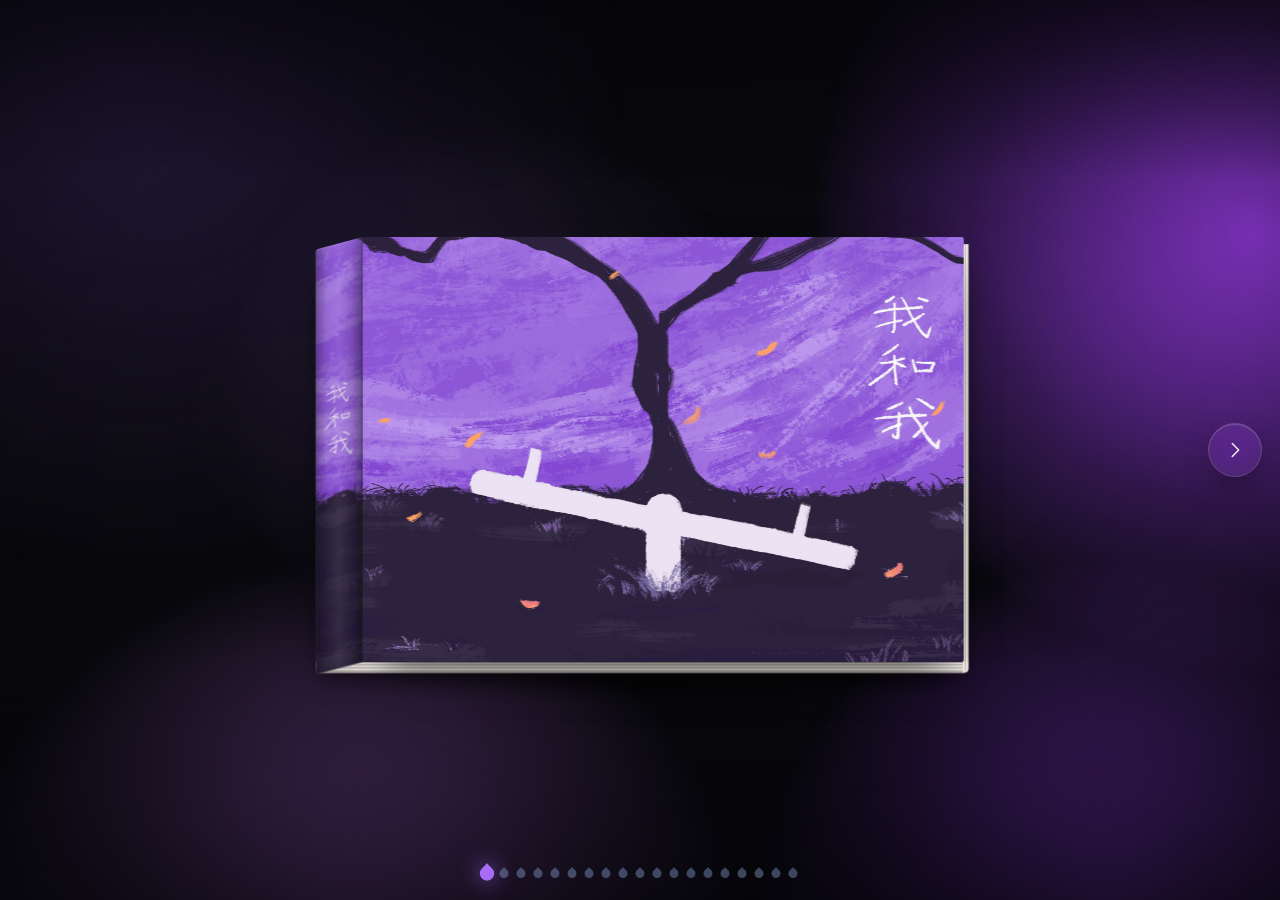
<file: index.html>
<!DOCTYPE html>
<html lang="zh-CN">
<head>
<meta charset="UTF-8">
<meta name="viewport" content="width=device-width, initial-scale=1, viewport-fit=cover">
<meta name="theme-color" content="#0a0a10">
<title>我和我 · The Tides Within Me</title>
<link rel="icon" href="data:image/svg+xml,%3Csvg xmlns='http://www.w3.org/2000/svg' viewBox='0 0 32 32'%3E%3Cdefs%3E%3CradialGradient id='g' cx='35%25' cy='30%25'%3E%3Cstop offset='0' stop-color='%23a78bfa'/%3E%3Cstop offset='1' stop-color='%234c1d95'/%3E%3C/radialGradient%3E%3C/defs%3E%3Crect width='32' height='32' rx='7' fill='url(%23g)'/%3E%3C/svg%3E">
<link rel="stylesheet" href="assets/ph.css">
<link rel="stylesheet" href="assets/style.css">
</head>
<body>

<!-- 预加载：先把整本书的图下载完再开始，避免翻页时卡顿 -->
<div class="loading" id="loading" role="status" aria-label="加载中">
  <div class="loading__track"><i class="loading__fill" id="loadFill"></i></div>
</div>

<!-- 环境光：网格渐变，随书页取色变化 -->
<div class="amb" aria-hidden="true">
  <span class="amb__b amb__b--1"></span>
  <span class="amb__b amb__b--2"></span>
  <span class="amb__b amb__b--3"></span>
  <span class="amb__b amb__b--4"></span>
  <span class="amb__b amb__b--5"></span>
</div>
<div class="amb__grain" aria-hidden="true"></div>
<div class="amb__vignette" aria-hidden="true"></div>

<!-- 天气层：雨一直下 -->
<div class="weather" id="weather" aria-hidden="true"></div>

<main class="stage">
  <!-- 书 -->
  <div class="book" id="book" role="application" aria-label="绘本《我和我》">

    <!-- 页面堆叠的厚度 -->
    <span class="stack stack--r" aria-hidden="true"></span>

    <!-- 书页厚度：合上时从封面下方露出的白色内页 -->
    <span class="pageblock" id="pageblock" aria-hidden="true"></span>

    <!-- 书腰：合上时露出的书脊厚度（由布局合成，图里没有画） -->
    <span class="spine" id="spine" aria-hidden="true"></span>

    <!-- 摊开的两页 -->
    <div class="page page--l" id="pageL"><i class="page__img"></i></div>
    <div class="page page--r" id="pageR"><i class="page__img"></i></div>

    <!-- 书脊凹槽 + 内页阴影 -->
    <span class="gutter" aria-hidden="true"></span>
    <span class="shade shade--l" id="shadeL" aria-hidden="true"></span>
    <span class="shade shade--r" id="shadeR" aria-hidden="true"></span>

    <!-- 正在翻动的那一页：链式条带卷曲，由 JS 动态生成 -->
    <div class="leaf" id="leaf" hidden></div>

    <!-- 鼠标悬停时跟随的光斑 -->
    <span class="sheen" id="sheen" aria-hidden="true"></span>
  </div>

  <!-- 翻页控件 -->
  <button class="nav nav--prev" id="btnPrev" type="button" aria-label="上一页">
    <svg viewBox="0 0 24 24" aria-hidden="true"><path d="M15 5 8 12l7 7"/></svg>
  </button>
  <button class="nav nav--next" id="btnNext" type="button" aria-label="下一页">
    <svg viewBox="0 0 24 24" aria-hidden="true"><path d="M9 5l7 7-7 7"/></svg>
  </button>

  <div class="dots" id="dots" role="tablist" aria-label="书页"></div>
</main>

<!-- 竖屏提示：请把手机横过来（纯图形动画，无文字） -->
<div class="rotate" id="rotate" role="status" aria-label="请把手机横过来">
  <span class="rotate__ring" aria-hidden="true"></span>
  <span class="rotate__phone" aria-hidden="true"></span>
  <span class="rotate__tip">点击任意位置关闭</span>
</div>

<script src="assets/bookdata.js"></script>
<script src="assets/book.js"></script>
</body>
</html>
</file>
<file: assets/ph.css>
/* 构建脚本生成：书页加载前的模糊占位（96px） */
[data-plate="cover"]{background-image:url("[data-uri]")}
[data-plate="00-flyleaf"]{background-image:url("[data-uri]")}
[data-plate="01-02"]{background-image:url("[data-uri]")}
[data-plate="03-04"]{background-image:url("[data-uri]")}
[data-plate="05-06"]{background-image:url("[data-uri]")}
[data-plate="07-08"]{background-image:url("[data-uri]")}
[data-plate="09-10"]{background-image:url("[data-uri]")}
[data-plate="11-12"]{background-image:url("[data-uri]")}
[data-plate="13-14"]{background-image:url("[data-uri]")}
[data-plate="15-16"]{background-image:url("[data-uri]")}
[data-plate="17-18"]{background-image:url("[data-uri]")}
[data-plate="19-20"]{background-image:url("[data-uri]")}
[data-plate="21-22"]{background-image:url("[data-uri]")}
[data-plate="23-24"]{background-image:url("[data-uri]")}
[data-plate="25-26"]{background-image:url("[data-uri]")}
[data-plate="27-28"]{background-image:url("[data-uri]")}
[data-plate="29-30"]{background-image:url("[data-uri]")}
[data-plate="31-32"]{background-image:url("[data-uri]")}
</file>
<file: assets/style.css>
/* =========================================================
   我和我 · 翻书版
   Mesh Gradient 环境光 + 写实精装书 + 纸张翻动
   ========================================================= */

:root{
  --bg:#08080c;
  --paper:#0e0e13;

  /* 由 JS 按当前书页写入（完整 rgb() 颜色，配合 @property 平滑过渡） */
  --m1: rgb(38 30 53);
  --m2: rgb(144 79 231);
  --m3: rgb(185 130 227);
  --m4: rgb(140 76 205);
  --m5: rgb(67 54 85);
  --accent: 168 108 249;

  --ease: cubic-bezier(.33,.09,.24,1);
  --turn: 900ms;
  --ratio: 2.82867;      /* 4144 / 1465 */
  /* 封面是三段包封：封底 | 书腰 | 封面，书腰占整幅 4%，两侧封面各 48% */
  --cover-scale: 208.333%;  /* 1 / 0.48：页内背景放大到只露出单侧封面 */
  --spine-w: 3.9%;          /* 书腰宽度（占书宽的百分比） */

  /* 书宽：屏幕宽 / 屏幕高 / 图片原生 2 倍上限（避免超宽屏把图拉伸糊） */
  --bw: min(94vw, 2072px, calc((100svh - 148px) * 2.82867));

  /* 网格渐变取色在根元素上变化，过渡须声明在此（消费方 .amb__b 上无效） */
  transition:--m1 1.8s ease, --m2 1.8s ease, --m3 1.8s ease, --m4 1.8s ease, --m5 1.8s ease;
}

/* 注册为 <color>：让网格渐变的取色随翻页平滑插值，而非跳变 */
@property --m1{ syntax:'<color>'; inherits:true; initial-value:rgb(38 30 53); }
@property --m2{ syntax:'<color>'; inherits:true; initial-value:rgb(144 79 231); }
@property --m3{ syntax:'<color>'; inherits:true; initial-value:rgb(185 130 227); }
@property --m4{ syntax:'<color>'; inherits:true; initial-value:rgb(140 76 205); }
@property --m5{ syntax:'<color>'; inherits:true; initial-value:rgb(67 54 85); }

*,*::before,*::after{ box-sizing:border-box; }

html,body{ height:100%; }
body{
  margin:0;
  background:var(--bg);
  color:#f4f1ea;
  font-family:"PingFang SC","Microsoft YaHei",system-ui,sans-serif;
  overflow:hidden;
  -webkit-font-smoothing:antialiased;
  -webkit-tap-highlight-color:transparent;
}

/* =========================================================
   预加载：整本书下载完再开始，附一条进度条
   ========================================================= */
.loading{
  position:fixed; inset:0; z-index:100;
  display:grid; place-items:center;
  background:radial-gradient(ellipse at 50% 46%, rgba(17,15,26,.96), rgba(6,6,11,.99) 72%);
  transition:opacity .55s ease, visibility .55s ease;
}
.loading.is-done{ opacity:0; visibility:hidden; pointer-events:none; }
.loading__track{
  width:min(48vw, 240px); height:2px;
  border-radius:2px;
  background:rgba(255,255,255,.12);
  overflow:hidden;
}
.loading__fill{
  display:block; height:100%; width:0;
  border-radius:2px;
  background:linear-gradient(90deg, rgba(167,139,250,.9), rgba(244,241,234,.95));
  box-shadow:0 0 12px rgba(167,139,250,.7);
  transition:width .3s ease;
}

/* =========================================================
   环境光 —— 网格渐变
   ========================================================= */
.amb{
  position:fixed; inset:-18vmax; z-index:0;
  filter:saturate(155%) blur(7px);
  pointer-events:none;
}
.amb__b{
  position:absolute; display:block; border-radius:50%;
  mix-blend-mode:screen;
  will-change:transform;
}
.amb__b--1{ width:76vmax;height:76vmax;left:-10vmax;top:-14vmax;
  background:radial-gradient(circle,color-mix(in srgb,var(--m1) 95%,transparent) 0%,color-mix(in srgb,var(--m1) 32%,transparent) 44%,transparent 72%);
  animation:d1 34s ease-in-out infinite; }
.amb__b--2{ width:68vmax;height:68vmax;right:-14vmax;top:2vmax;
  background:radial-gradient(circle,color-mix(in srgb,var(--m2) 85%,transparent) 0%,color-mix(in srgb,var(--m2) 26%,transparent) 46%,transparent 74%);
  animation:d2 44s ease-in-out infinite; }
.amb__b--3{ width:62vmax;height:62vmax;left:14vmax;bottom:-18vmax;
  background:radial-gradient(circle,color-mix(in srgb,var(--m3) 72%,transparent) 0%,color-mix(in srgb,var(--m3) 22%,transparent) 46%,transparent 72%);
  animation:d3 52s ease-in-out infinite; }
.amb__b--4{ width:54vmax;height:54vmax;right:4vmax;bottom:-10vmax;
  background:radial-gradient(circle,color-mix(in srgb,var(--m4) 78%,transparent) 0%,color-mix(in srgb,var(--m4) 22%,transparent) 48%,transparent 74%);
  animation:d4 40s ease-in-out infinite; }
.amb__b--5{ width:42vmax;height:42vmax;left:36vmax;top:28vmax;
  background:radial-gradient(circle,color-mix(in srgb,var(--m5) 50%,transparent) 0%,color-mix(in srgb,var(--m5) 14%,transparent) 48%,transparent 76%);
  animation:d5 62s ease-in-out infinite; }

@keyframes d1{ 0%,100%{transform:translate3d(0,0,0) scale(1)} 33%{transform:translate3d(8vmax,5vmax,0) scale(1.12)} 66%{transform:translate3d(-5vmax,9vmax,0) scale(.94)} }
@keyframes d2{ 0%,100%{transform:translate3d(0,0,0) scale(1)} 40%{transform:translate3d(-10vmax,7vmax,0) scale(1.1)} 72%{transform:translate3d(4vmax,-6vmax,0) scale(.92)} }
@keyframes d3{ 0%,100%{transform:translate3d(0,0,0) scale(1)} 36%{transform:translate3d(9vmax,-7vmax,0) scale(1.14)} 74%{transform:translate3d(-6vmax,-3vmax,0) scale(.9)} }
@keyframes d4{ 0%,100%{transform:translate3d(0,0,0) scale(1)} 45%{transform:translate3d(-8vmax,-8vmax,0) scale(1.1)} 80%{transform:translate3d(6vmax,4vmax,0) scale(.95)} }
@keyframes d5{ 0%,100%{transform:translate3d(0,0,0) scale(1)} 50%{transform:translate3d(-13vmax,9vmax,0) scale(1.18)} }

.amb__grain{
  position:fixed; inset:0; z-index:1; pointer-events:none;
  opacity:.26; mix-blend-mode:overlay;
  background-image:url("data:image/svg+xml,%3Csvg xmlns='http://www.w3.org/2000/svg' width='220' height='220'%3E%3Cfilter id='n'%3E%3CfeTurbulence type='fractalNoise' baseFrequency='.85' numOctaves='3'/%3E%3C/filter%3E%3Crect width='220' height='220' filter='url(%23n)' opacity='.5'/%3E%3C/svg%3E");
}
.amb__vignette{
  position:fixed; inset:0; z-index:1; pointer-events:none;
  background:
    radial-gradient(115% 88% at 50% 46%, transparent 30%, rgba(4,4,8,.5) 76%, rgba(3,3,6,.88) 100%),
    linear-gradient(180deg, rgba(4,4,9,.6) 0%, transparent 20%, transparent 74%, rgba(4,4,9,.66) 100%);
}

/* =========================================================
   舞台
   ========================================================= */
.stage{
  position:relative; z-index:2;
  height:100svh;
  display:grid; place-items:center;
  padding:0;
  perspective:2600px;
  perspective-origin:50% 50%;
}

/* =========================================================
   书
   ========================================================= */
.book{
  position:relative;
  width:var(--bw);
  /* 比例写死：高度直接由 --bw / --ratio 算出，不依赖 aspect-ratio 的「建议高度」，
     这样任何子元素都不可能把书撑变形（旋屏、旋转态、加载中都不会走样） */
  height:calc(var(--bw) / var(--ratio));
  aspect-ratio:var(--ratio);
  transform-style:preserve-3d;
  /* 位移（合上/摊开）用 translate，跟随 --turn；
     倾斜 + 抬起用 transform，跟随更快的手势节奏 —— 两者互不干扰 */
  --tx: 0%;
  --lift: 0px;
  --rx: 0deg;
  --ry: 0deg;
  translate: var(--tx) 0;
  transform: perspective(1600px) rotateX(var(--rx)) rotateY(var(--ry)) translateY(var(--lift));
  transition: translate var(--turn) var(--ease), transform .35s var(--ease), box-shadow .6s var(--ease);
  cursor:grab;
  touch-action:pan-y;
  user-select:none;
}
.book.is-dragging{ cursor:grabbing; transition:none; }

/* 开场：不要横向滑入，改成「从后往前」渐渐显出来 */
.book.is-booting{ transition:none; }
.book.is-entering{ animation:bookIn 1s var(--ease) both; }
@keyframes bookIn{
  0%  { opacity:0; scale:.90; }
  60% { opacity:1; scale:.985; }
  100%{ opacity:1; scale:1; }
}

/* 悬停反馈：书轻轻抬起 + 跟随鼠标的 3D 倾斜 + 光斑 */
.book.is-hover{ --lift: -8px; }
.book.is-hover::after{ background:radial-gradient(ellipse at 50% 40%, rgba(0,0,0,.8), rgba(0,0,0,.42) 46%, transparent 74%); }
.book.is-hover .page--l,
.book.is-hover .page--r{
  box-shadow:
    inset 0 0 0 1px rgba(255,255,255,.07),
    inset 0 0 40px -14px rgba(255,255,255,.08),
    0 26px 60px -20px rgba(0,0,0,.95);
}

/* 书落在桌面上的投影 */
.book::after{
  content:""; position:absolute; z-index:0;
  left:2%; right:2%; bottom:-7%;
  height:22%;
  background:radial-gradient(ellipse at 50% 40%, rgba(0,0,0,.72), rgba(0,0,0,.34) 46%, transparent 74%);
  filter:blur(14px);
  transform:translateZ(-40px);
  pointer-events:none;
  transition:none;   /* 落地投影不做动画，避免中间出现游走的阴影 */
}

/* ---------- 两页 ---------- */
.page{
  position:absolute; top:0; height:100%; width:50%;
  overflow:hidden;
  background-size:var(--cover-scale) 100%;   /* 抠掉书腰后每页只显示一侧封面 */
  background-repeat:no-repeat;
  backface-visibility:hidden;
}
.page--l{
  left:0;
  background-position:left center;
  border-radius:3px 0 0 3px;
  box-shadow:
    inset 0 0 0 1px rgba(255,255,255,.05),
    -1px 0 0 rgba(255,255,255,.07),
    0 18px 40px -18px rgba(0,0,0,.9);
}
.page--r{
  left:50%;
  background-position:right center;
  border-radius:0 3px 3px 0;
  box-shadow:
    inset 0 0 0 1px rgba(255,255,255,.05),
    1px 0 0 rgba(255,255,255,.07),
    0 18px 40px -18px rgba(0,0,0,.9);
}

/* 真实书页图（占位图之上逐层浮出） */
.page__img{
  position:absolute; inset:0;
  background-size:var(--cover-scale) 100%;
  background-repeat:no-repeat;
  opacity:0;
  transition:opacity .45s ease;
}
.page__img.is-ready{ opacity:1; }
.page--l .page__img{ background-position:left center; }
.page--r .page__img{ background-position:right center; }

/* ---------- 页堆厚度（外缘） ---------- */
.stack{
  position:absolute; display:block; pointer-events:none;
  background-repeat:repeat;
  border-radius:1px;
}
.stack--l{
  top:4px; bottom:4px; left:-5px; width:5px;
  background-image:repeating-linear-gradient(90deg,
    rgba(232,226,212,.5) 0 1px, rgba(120,113,99,.55) 1px 2px);
  opacity:.8;
  transition:opacity .5s ease;
}
.stack--r{
  top:4px; bottom:4px; right:-5px; width:5px;
  background-image:repeating-linear-gradient(90deg,
    rgba(232,226,212,.55) 0 1px, rgba(120,113,99,.5) 1px 2px);
  box-shadow:2px 0 6px -2px rgba(0,0,0,.55);
  opacity:.8;
  /* 与左缘页堆一致：出现/消失跟着翻页时长渐变，不会「啪」地跳出来 */
  transition:opacity var(--turn) var(--ease);
}

/* ---------- 书脊凹槽 ---------- */
.gutter{
  position:absolute; z-index:4; left:50%; top:0; bottom:0;
  width:6.2%;
  transform:translateX(-50%);
  transition:none !important;
  pointer-events:none;
  /* 普通半透明遮罩（不做 multiply）：这样它与底下画面无关，
     翻页时底下换什么图，它的明暗都不会跟着变 */
  background:linear-gradient(90deg,
    rgba(0,0,0,0)   0%,
    rgba(0,0,0,.03) 14%,
    rgba(0,0,0,.16) 32%,
    rgba(0,0,0,.34) 46%,
    rgba(0,0,0,.40) 50%,
    rgba(0,0,0,.34) 54%,
    rgba(0,0,0,.16) 68%,
    rgba(0,0,0,.03) 86%,
    rgba(0,0,0,0)   100%);
}
.gutter::after{
  content:""; position:absolute; left:50%; top:0; bottom:0; width:1px;
  transform:translateX(-50%);
  background:linear-gradient(180deg, transparent, rgba(255,255,255,.13) 18%, rgba(255,255,255,.13) 82%, transparent);
}

/* 翻页时压在被翻页面上的影（靠书脊一侧最深）
   透明度由 JS 逐帧驱动（跟着纸的抬起量），所以不要加过渡，
   否则会跟不上、在收尾时拖出一层「突然出现的阴影」 */
.shade{
  position:absolute; z-index:3; top:0; bottom:0; width:50%;
  pointer-events:none; opacity:0;
}
.shade--l{ left:0;  background:linear-gradient(90deg, rgba(0,0,0,.5), rgba(0,0,0,.16) 34%, transparent 68%); }
.shade--r{ left:50%; background:linear-gradient(270deg, rgba(0,0,0,.5), rgba(0,0,0,.16) 34%, transparent 68%); }

/* =========================================================
   翻动的那一页 —— 链式条带卷曲（参考 mengto.com）
   一条 .curl 容器绕书脊旋转，内部 N 条 .strip 层层嵌套，
   每条相对上一条再折一个固定角 --td，切向扫过弧线 = 纸张卷曲。
   每条根据朝向计算明暗（--lit/--a1/--a2），得到柔和立体光影。
   ========================================================= */
.leaf{
  position:absolute; z-index:6; top:0;
  left:50%; width:50%; height:100%;
  transform-style:preserve-3d;
  pointer-events:none;
}
.leaf[hidden]{ display:none; }

.leaf .curl{
  position:absolute; top:0; height:100%; width:100%;
  transform-style:preserve-3d;
  transform-origin:left center;
  transform:rotateY(calc(-1 * var(--tt,0deg)));
  will-change:transform;
}
.leaf .strip{
  position:absolute; top:0; height:100%;
  transform-style:preserve-3d;
  -webkit-transform-style:preserve-3d;
  transform-origin:left center;
}
.leaf .curl > .strip{ left:0; }
.leaf .strip > .strip{ left:100%; transform:rotateY(var(--td,0deg)); }

.leaf .face{
  position:absolute; top:0; bottom:0; left:0; right:-1px;   /* 1px 叠边：相邻切片互相咬合，消除竖线 */
  backface-visibility:hidden;
  -webkit-backface-visibility:hidden;
  background-repeat:no-repeat;
  transform:translateZ(0.02px);   /* 给正反面一点深度差，彻底分开 */
}
.leaf .face.back{ transform:rotateY(180deg); }

/* 每条的弯曲阴影：两端透明度由 JS 逐帧给出（--a1 近边、--a2 远边）。
   相邻切片共享同一个边界值，整张叶子就是一条连续渐变，
   不会在每条接缝处各压一道暗边（那看着像折痕） */
.leaf .face .sh{
  position:absolute; inset:0; pointer-events:none;
  background:linear-gradient(90deg, rgba(16,12,8,var(--a1,0)), rgba(16,12,8,var(--a2,0)));
}
.leaf .face.back .sh{
  background:linear-gradient(270deg, rgba(16,12,8,var(--a1,0)), rgba(16,12,8,var(--a2,0)));
}
/* 每条的高光：同样做成连续渐变（--g1 / --g2） */
.leaf .face .gl{
  position:absolute; inset:0; pointer-events:none;
  background:linear-gradient(90deg, rgba(255,250,240,var(--g1,0)), rgba(255,250,240,var(--g2,0)));
}
.leaf .face.back .gl{
  background:linear-gradient(270deg, rgba(255,250,240,var(--g1,0)), rgba(255,250,240,var(--g2,0)));
}


/* 悬停光斑：随鼠标移动的柔和高光 */
.sheen{
  position:absolute; z-index:8; inset:0;
  pointer-events:none;
  border-radius:3px;
  opacity:0;
  transition:opacity .4s ease;
  background:radial-gradient(
    340px circle at var(--sx, 50%) var(--sy, 50%),
    rgba(255,255,255,.16),
    rgba(255,255,255,.05) 34%,
    transparent 62%);
  mix-blend-mode:soft-light;
}
.book.is-hover .sheen{ opacity:1; }

/* 合上时只显示半个书：光斑必须裁到可见的那半页里，
   否则会亮在空白的另一半上，看起来像凭空多了一道白光 */
.book.is-closed .sheen{ clip-path:inset(0 0 0 50%); }
.book.is-closed-back .sheen{ clip-path:inset(0 50% 0 0); }

/* 跨多页跳转时的轻微呼吸 */
.book.is-flash{ animation:flash .26s ease; }
@keyframes flash{ 0%,100%{ opacity:1 } 45%{ opacity:.72 } }

/* ---------- 书页厚度（白色内页） ----------
   一整块，只在合上时贴边显示：右侧竖纹、底部横纹。 */
.pageblock{
  position:absolute; z-index:0;
  top:1.6%; bottom:-2.6%;
  left:0; right:-5px;
  pointer-events:none;
  opacity:0;
  visibility:hidden;
  /* .book 是 preserve-3d，压到书页与书腰之后 */
  transform:translateZ(-3px);
  border-radius:0 0 5px 5px;
  background-image:
    repeating-linear-gradient(90deg,          /* 侧面：竖条纹 */
      rgba(253,251,246,.97) 0 2px,
      rgba(203,196,183,.92) 2px 3.4px),
    repeating-linear-gradient(180deg,         /* 底部：横条纹 */
      rgba(253,251,246,.97) 0 2px,
      rgba(203,196,183,.92) 2px 3.4px);
  background-size:6px 100%, 100% 11px;
  background-position:right top, left bottom;
  background-repeat:no-repeat, no-repeat;
  box-shadow:0 14px 26px -14px rgba(0,0,0,.9);
  transition:opacity .25s ease;
}
/* 合上前封面：左缘贴书腰左缘，右缘与页堆外沿齐平 */
.book.is-closed .pageblock{
  left:calc(50% - var(--spine-w, 3.9%));
  right:-5px;
  opacity:1;
  visibility:visible;
  background-position:right top, left bottom;
}
/* 合到封底：镜像（竖纹换到左边） */
.book.is-closed-back .pageblock{
  left:-5px;
  right:calc(50% - var(--spine-w, 3.9%));
  opacity:1;
  visibility:visible;
  background-position:left top, left bottom;
}
/* 页堆已并入白页层，合上时不再单独显示，避免出现两层厚度 */
.book.is-closed .stack--r{ opacity:0; }

/* ---------- 书腰（书脊）----------
   封面图是三段包封，中线那条竖排「我和我」就是书脊标题。
   这里把中间 4% 的图切出来，并让它像长方体的侧面一样向后退，
   做出书脊的透视，而不是一条平贴的色带。 */
.spine{
  position:absolute; z-index:5; top:0; bottom:0;
  /* 固定默认位置：未合上时也不会退回到静态位置（否则淡出时会漂走） */
  left:calc(50% - var(--spine-w, 3.9%));
  width:var(--spine-w, 3.9%);
  pointer-events:none;
  opacity:0;
  border-radius:3px 0 0 3px;
  background-repeat:no-repeat;
  /* 与页面同一缩放比例，只露出中间那 4% */
  background-size:calc(var(--bw) * 1.041667) 100%;
  background-position-x:calc(var(--bw) * -0.5013);
  backface-visibility:hidden;
  /* 倾斜写在基础样式里：一开书类名被移除时不会瞬间变回矩形（否则淡出时会看到「变形」）；
     同时给一个明确的 3D 深度 —— 在书页(0)之后、厚度层(-3)之前。
     preserve-3d 下 z-index 不生效，不给深度就会按 DOM 顺序画到页面上面（透出来）。 */
  transform:skewY(-15deg) translateZ(-1px);
  transform-origin:right center;
  box-shadow:0 14px 34px -16px rgba(0,0,0,.95);
  transition:opacity .28s ease;   /* 开书时让书腰尽快退场 */
  will-change:transform;
}
/* 侧面明暗：只用阴影做圆柱/棱柱的体积，不要横线纹理 */
.spine::after{
  content:""; position:absolute; inset:0;
  border-radius:inherit; pointer-events:none;
  background:linear-gradient(90deg,
    rgba(0,0,0,.34) 0%,
    rgba(0,0,0,.06) 22%,
    rgba(255,255,255,.05) 50%,
    rgba(0,0,0,.06) 78%,
    rgba(0,0,0,.30) 100%);
  box-shadow:
    inset 0 0 0 1px rgba(255,255,255,.08),
    inset 0 18px 22px -20px rgba(255,255,255,.22),
    inset 0 -18px 22px -20px rgba(0,0,0,.45);
}
/* 合上前封面：书腰贴在封面左缘，上下两条边同斜率（右高左低），
   左下角正好落在白色厚度层的左下角，整体像一个长方体的侧面。 */
.book.is-closed .spine{
  left:calc(50% - var(--spine-w, 3.9%));
  opacity:1;
  transform:skewY(-15deg) translateZ(-1px);
  transform-origin:right center;
}
/* 合到封底：镜像到右侧 */
.book.is-closed-back .spine{
  left:50%;
  opacity:1;
  transform:skewY(15deg) translateZ(-1px);
  transform-origin:left center;
}

/* 合上（前封面）时：书腰 + 封面一起居中 */
.book.is-closed{ --tx: calc(-25% + var(--spine-w, 3.9%) * 0.5); }
.book.is-closed .page--l,
.book.is-closed .stack--l,
.book.is-closed .gutter,
.book.is-collapsing .stack--l{ opacity:0; }
.book.is-closed .page--r{ border-radius:3px; }
/* 合上时书脊那道压痕：常驻元素，不做任何过渡 —— 保持恒定，不参与动画 */
.page--r::before,
.page--l::before{
  content:""; position:absolute; inset:0;
  border-radius:3px;
  pointer-events:none;
  opacity:0;
}
.page--r::before{
  background:linear-gradient(90deg, rgba(0,0,0,.5) 0%, rgba(0,0,0,.18) 4%, transparent 12%);
}
.page--l::before{
  background:linear-gradient(270deg, rgba(0,0,0,.5) 0%, rgba(0,0,0,.18) 4%, transparent 12%);
}
.book.is-closed .page--r::before{ opacity:1; }
/* 合上时投影只落在封面下方 */
.book.is-closed::after{
  left:52%; right:2%; bottom:-9%;
  height:20%;
}

/* 合上（封底）时：只显示封底（左页）+ 右侧书腰，右页与页堆收起 —— 与前封面镜像 */
.book.is-closed-back{ --tx: calc(25% - var(--spine-w, 3.9%) * 0.5); }
.book.is-closed-back .page--r,
.book.is-closed-back .stack--r,

.book.is-closed-back .page--r,
.book.is-closed-back .gutter{ opacity:0; }
.book.is-closed-back .page--l{ border-radius:3px; }
.book.is-closed-back .page--l::before{ opacity:1; }
.book.is-closed-back::after{
  left:2%; right:52%; bottom:-9%;
  height:20%;
}

/* =========================================================
   控件
   ========================================================= */
.nav{
  position:fixed; z-index:20; top:50%;
  width:54px; height:54px; margin-top:-27px;
  display:grid; place-items:center;
  border-radius:50%;
  border:1px solid rgba(255,255,255,.14);
  background:rgba(255,255,255,.07);
  backdrop-filter:blur(18px) saturate(170%);
  -webkit-backdrop-filter:blur(18px) saturate(170%);
  box-shadow:0 12px 34px -12px rgba(0,0,0,.8), inset 0 1px 0 rgba(255,255,255,.16);
  color:#f4f1ea;
  cursor:pointer;
  transition:transform .3s var(--ease), background .3s var(--ease), opacity .3s var(--ease);
}
.nav svg{ width:22px; height:22px; fill:none; stroke:currentColor; stroke-width:1.6; stroke-linecap:round; stroke-linejoin:round; }
.nav:hover{ background:rgba(255,255,255,.16); transform:scale(1.07); }
.nav:active{ transform:scale(.95); }
.nav--prev{ left:max(18px, calc(50% - var(--bw)/2 - 74px)); }
.nav--next{ right:max(18px, calc(50% - var(--bw)/2 - 74px)); }
.nav[disabled]{ opacity:0; pointer-events:none; }

.dots{
  position:fixed; z-index:20; left:50%; bottom:calc(22px + env(safe-area-inset-bottom));
  transform:translateX(-50%);
  display:flex; align-items:center; gap:8px;
}
/* 进度条 = 雨滴；统一一种颜色，当前页高亮 */
.dots button{
  width:9px; height:9px; padding:0;
  border:0;
  border-radius:0 50% 50% 50%;
  transform:rotate(45deg);
  background:rgba(150,175,230,.38);
  cursor:pointer;
  transition:background .45s var(--ease), transform .45s var(--ease), box-shadow .45s var(--ease);
}
.dots button:hover{ background:rgba(255,255,255,.62); }
.dots button.is-on{
  background:rgb(var(--accent));
  transform:rotate(45deg) scale(1.6);
  box-shadow:0 0 13px rgb(var(--accent) / .9);
}

/* =========================================================
   天气 —— 雨一直下
   ========================================================= */
.weather{
  position:fixed; inset:0; z-index:1; overflow:hidden;   /* 1 = 背景之上、书(2)之下 */
  pointer-events:none; opacity:1;
}

.weather i{
  position:absolute; top:-16%;
  width:1.5px;
  border-radius:2px;
  background:linear-gradient(180deg, transparent, rgba(188,212,255,.92) 55%, rgba(188,212,255,.92));
  animation-name:raindrop;
  animation-timing-function:linear;
  animation-iteration-count:infinite;
}
@keyframes raindrop{
  to{ transform:translateY(125vh); }
}

/* =========================================================
   响应式
   ========================================================= */
@media (max-width:820px){
  :root{ --bw: min(96vw, calc((100svh - 132px) * 2.8283)); }
  .nav{ width:44px; height:44px; margin-top:-22px; }
  .nav svg{ width:18px; height:18px; }
  .nav--prev{ left:10px; }
  .nav--next{ right:10px; }
  .dots{ gap:6px; }
  .dots button{ width:8px; height:8px; }
  .dots button.is-on{ transform:rotate(45deg) scale(1.45); }
}
@media (max-width:520px){
  .dots{ display:none; }
}
@media (max-width:820px) and (orientation:portrait){
  :root{ --bw: 100vw; }
}

/* =========================================================
   竖屏提示：请把手机横过来
   竖屏时整屏铺开，一个循环「手机旋转」的动画；横过来自动消失。
   ========================================================= */
.rotate{
  position:fixed; inset:0; z-index:90;
  display:none;
  place-items:center;
  background:radial-gradient(ellipse at 50% 42%, rgba(18,16,28,.82), rgba(8,8,14,.94) 70%);
  backdrop-filter:blur(18px) saturate(130%);
  -webkit-backdrop-filter:blur(18px) saturate(130%);
  pointer-events:auto;
  touch-action:none;
  overflow:hidden;
  cursor:pointer;
  /* 收起时是渐隐，不是「啪」地消失：
     grid/none 切不了动画，所以收起只改不透明度 + 可见性，display 保持 grid */
  opacity:1;
  visibility:visible;
  transition:opacity .52s ease, visibility .52s ease;
}
.rotate__ring{
  position:absolute; left:50%; top:50%;
  width:204px; height:204px; margin:-102px 0 0 -102px;
  border-radius:50%;
  border:1px dashed rgba(244,241,234,.28);
  animation:ringPulse 3.2s ease-in-out infinite;
}
.rotate__phone{
  position:relative;
  display:block;
  width:54px; height:92px;
  border:2px solid rgba(244,241,234,.94);
  border-radius:12px;
  box-shadow:
    0 0 0 1px rgba(0,0,0,.25),
    0 16px 44px -14px rgba(0,0,0,.95),
    0 0 28px -4px rgba(167,139,250,.45),
    inset 0 0 20px -10px rgba(255,255,255,.5);
  animation:phoneTurn 3.2s cubic-bezier(.55,.05,.3,1) infinite;
  will-change:transform;
}
/* 听筒 */
.rotate__phone::before{
  content:""; position:absolute; left:50%; top:8px;
  width:17px; height:2px; margin-left:-8.5px;
  border-radius:2px; background:rgba(244,241,234,.7);
}
/* 底部指示条 */
.rotate__phone::after{
  content:""; position:absolute; left:50%; bottom:8px;
  width:19px; height:2px; margin-left:-9.5px;
  border-radius:2px; background:rgba(244,241,234,.45);
}
@keyframes phoneTurn{
  0%, 16%   { transform:rotate(0deg); }
  44%, 62%  { transform:rotate(-90deg); }
  90%, 100% { transform:rotate(0deg); }
}
/* 底部一行小字：点哪儿都能关（整层就是按钮，这行只是说明） */
.rotate__tip{
  position:absolute; left:50%; bottom:15%;
  transform:translateX(-50%);
  font-family:system-ui, -apple-system, "PingFang SC", "Hiragino Sans GB",
              "Microsoft YaHei", "Noto Sans SC", sans-serif;
  font-size:13px; font-weight:400;
  letter-spacing:.16em; text-indent:.16em;   /* 字间距让居中不偏 */
  color:rgba(244,241,234,.62);
  white-space:nowrap;
  pointer-events:none;
  text-shadow:0 2px 14px rgba(0,0,0,.65);
  animation:tipPulse 3.2s ease-in-out infinite;   /* 与圆环同频，一起呼吸 */
}
@keyframes tipPulse{
  0%, 100%{ opacity:.50; }
  50%     { opacity:.88; }
}

@keyframes ringPulse{
  0%, 100%{ opacity:.28; transform:scale(.96); }
  50%     { opacity:.62; transform:scale(1.04); }
}

/* 竖屏（手机 / 窄屏）才显示；而且要等加载条走完（body.is-ready）才亮，
   否则会和加载条抢同一块屏幕 */
@media (orientation:portrait) and (max-width:1100px){
  body.is-ready .rotate{ display:grid; }
}
/* 只要实际是横屏（宽>高），一律不显示提示层 —— 以 JS 判断为准
   （这条是「根本不该出现」，所以直接 display:none，不需要动画） */
body.is-landscape .rotate{ display:none; }

/* 点一下 / 2.7 秒自动：收起提示层。
   这里不能再用 display:none，否则渐隐动画会被直接掐掉；
   改成透明 + visibility（visibility 会等到过渡结束才真正隐藏）。 */
.rotate.is-off{
  opacity:0;
  visibility:hidden;
  pointer-events:none;
  cursor:default;
}

/* =========================================================
   两种显示模式，互相独立
   ---------------------------------------------------------
   A. 横屏 / 桌面（默认）：书居中、雨竖着落、进度条在底部
   B. 竖屏（body.is-flipland）：整页旋转 90°，雨跟着转、
      进度条显示在旋转后的底边
   桌面与横屏永远不会带 is-flipland，因此 A 完全不受影响。
   ========================================================= */

/* ---------- B. 竖屏模式 ---------- */

/* 书页舞台：转 90°，让绘本长边贴满手机长边 */
body.is-flipland .stage{
  position:fixed; top:50%; left:50%;
  width:100vmax; height:100vmin;
  transform:translate(-50%,-50%) rotate(90deg);
  transform-origin:center center;
  /* 旋转后：可用宽 = vmax，可用高 = vmin */
  --bw: min(94vmax, 2072px, calc((100vmin - 104px) * var(--ratio)));
}

/* 雨：跟着画面一起转，沿旋转后的「下方」坠落 */
body.is-flipland .weather{
  inset:auto;
  left:50%; top:50%;
  width:100vmax; height:100vmax;   /* 正方形放大，转完也不留死角 */
  transform:translate(-50%,-50%) rotate(90deg);
  transform-origin:center center;
}

/* 进度条：竖屏模式下要显示（否则会被窄屏规则隐藏） */
body.is-flipland .dots{ display:flex; }

/* 竖屏旋转态：厚度层、页堆照常显示。
   整个舞台转了 90°，这些「贴边装饰」会跟着贴到旋转后的边上，
   表现和横屏时一致（书页在封面上下露出白边、书脊变成顶部那块斜面）。
   之前这里把三样都 display:none，所以竖屏看书是「没有厚度」的。 */

/* =========================================================
   降级
   ========================================================= */
@media (prefers-reduced-motion:reduce){
  *{ animation-duration:.001ms !important; animation-iteration-count:1 !important; }
  :root{ --turn: 1ms; }
}
:focus-visible{ outline:2px solid rgb(var(--accent)); outline-offset:4px; }
</file>
